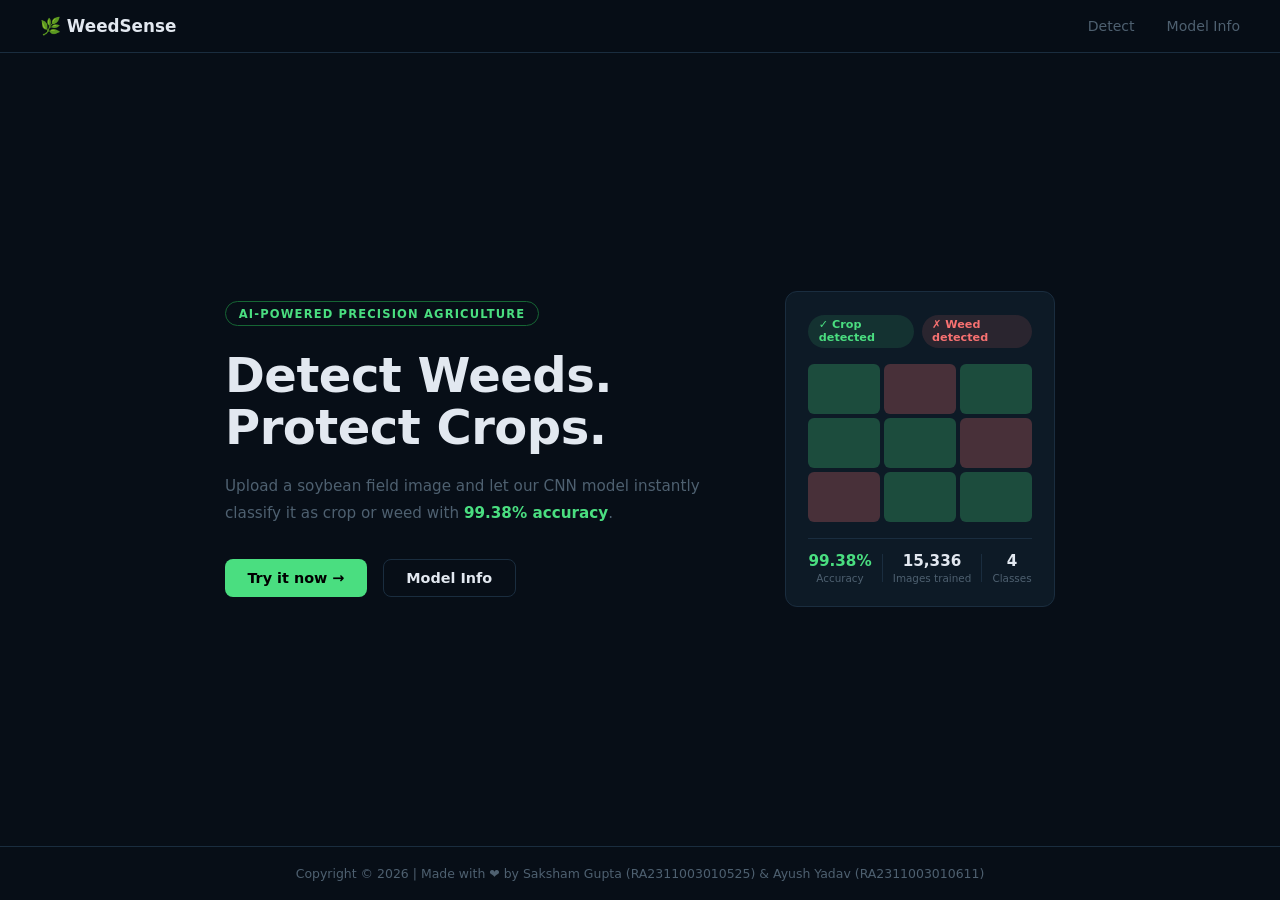
<file: templates/index.html>
<!DOCTYPE html>
<html lang="en">
<head>
  <meta charset="UTF-8"/>
  <meta name="viewport" content="width=device-width, initial-scale=1.0"/>
  <title>WeedSense — AI Weed Detection</title>
  <link rel="icon" href="/static/favicon.ico" type="image/x-icon"/>
  <link rel="stylesheet" href="/static/style.css"/>
</head>
<body class="landing-page">

  <nav>
    <div class="nav-logo">🌿 WeedSense</div>
    <div class="nav-links">
      <a href="/detect">Detect</a>
      <a href="/info">Model Info</a>
    </div>
  </nav>

  <section class="hero">
    <div class="hero-content">
      <span class="hero-tag">AI-Powered Precision Agriculture</span>
      <h1>Detect Weeds.<br/>Protect Crops.</h1>
      <p>Upload a soybean field image and let our CNN model instantly classify it as crop or weed with <strong>99.38% accuracy</strong>.</p>
      <div class="hero-btns">
        <a href="/detect" class="btn btn-primary">Try it now →</a>
        <a href="/info" class="btn btn-outline">Model Info</a>
      </div>
    </div>
    <div class="hero-visual">
      <div class="visual-card">
        <div class="visual-row">
          <div class="chip green">✓ Crop detected</div>
          <div class="chip red">✗ Weed detected</div>
        </div>
        <div class="visual-grid">
          <div class="vg-cell crop"></div>
          <div class="vg-cell weed"></div>
          <div class="vg-cell crop"></div>
          <div class="vg-cell crop"></div>
          <div class="vg-cell crop"></div>
          <div class="vg-cell weed"></div>
          <div class="vg-cell weed"></div>
          <div class="vg-cell crop"></div>
          <div class="vg-cell crop"></div>
        </div>
        <div class="visual-stats">
          <div class="vs-item">
            <span class="vs-num green">99.38%</span>
            <span class="vs-label">Accuracy</span>
          </div>
          <div class="vs-divider"></div>
          <div class="vs-item">
            <span class="vs-num">15,336</span>
            <span class="vs-label">Images trained</span>
          </div>
          <div class="vs-divider"></div>
          <div class="vs-item">
            <span class="vs-num">4</span>
            <span class="vs-label">Classes</span>
          </div>
        </div>
      </div>
    </div>
  </section>

  <footer>
    <p>Copyright &copy; <span id="yr"></span> | Made with ❤️ by Saksham Gupta (RA2311003010525) &amp; Ayush Yadav (RA2311003010611)</p>
  </footer>
  <script>document.getElementById("yr").textContent = new Date().getFullYear();</script>
</body>
</html>
</file>
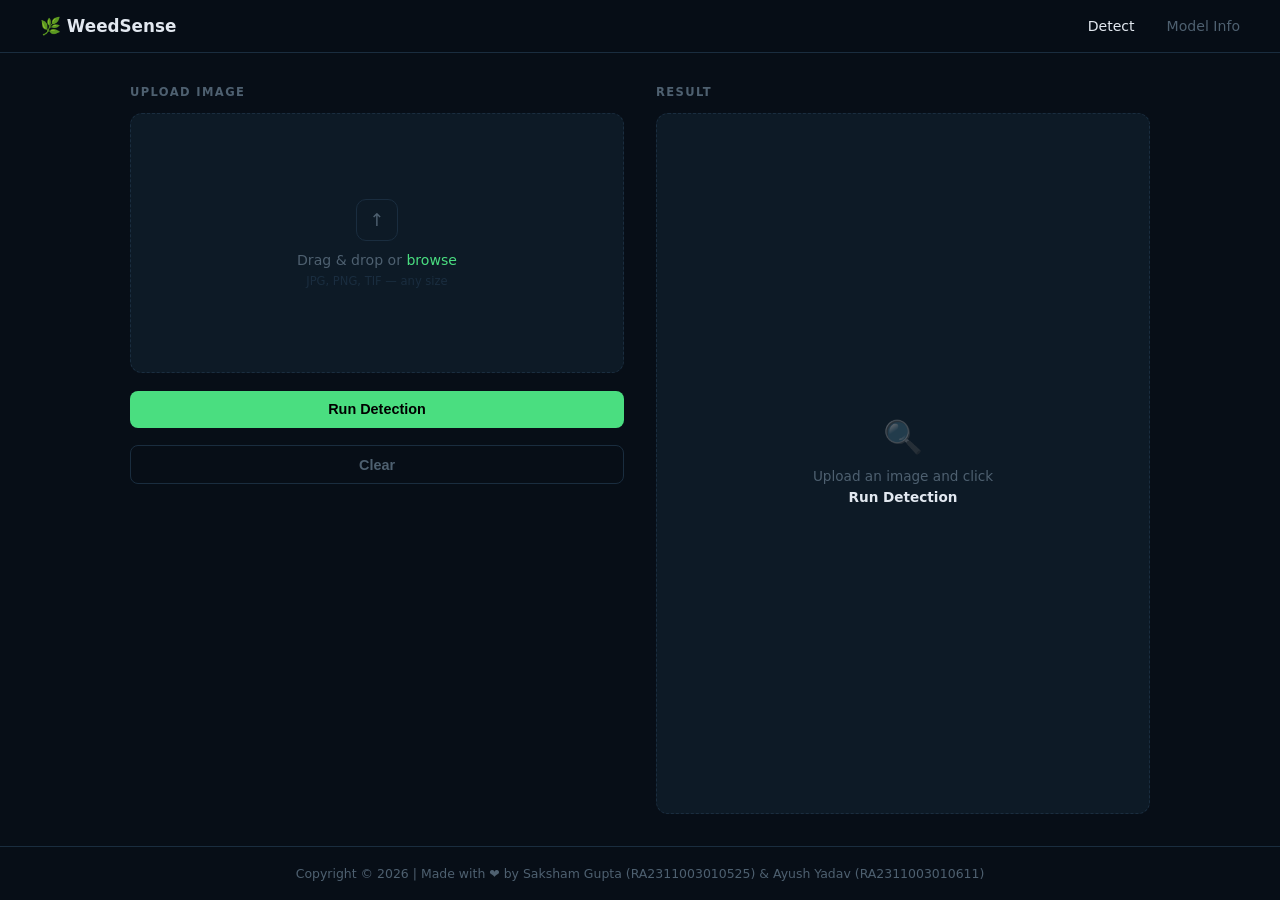
<file: templates/detect.html>
<!DOCTYPE html>
<html lang="en">
<head>
  <meta charset="UTF-8"/>
  <meta name="viewport" content="width=device-width, initial-scale=1.0"/>
  <title>Detect — WeedSense</title>
  <link rel="icon" href="/static/favicon.ico" type="image/x-icon"/>
  <link rel="stylesheet" href="/static/style.css"/>
</head>
<body class="detect-page">

  <nav>
    <div class="nav-logo"><a href="/">🌿 WeedSense</a></div>
    <div class="nav-links">
      <a href="/detect" class="active">Detect</a>
      <a href="/info">Model Info</a>
    </div>
  </nav>

  <main class="detect-main">

    <!-- LEFT: upload -->
    <div class="detect-left">
      <h2>Upload Image</h2>
      <div class="drop-zone" id="dropZone">
        <div class="drop-inner" id="dropInner">
          <div class="drop-icon">↑</div>
          <p>Drag &amp; drop or <span class="link">browse</span></p>
          <span class="drop-hint">JPG, PNG, TIF — any size</span>
        </div>
        <input type="file" id="fileInput" accept="image/*,.tif,.tiff" hidden/>
        <img id="preview" alt="Preview"/>
      </div>
      <button class="btn btn-primary btn-full" id="btnRun">Run Detection</button>
      <button class="btn btn-ghost btn-full" id="btnClear">Clear</button>
    </div>

    <!-- RIGHT: result -->
    <div class="detect-right">
      <h2>Result</h2>

      <div class="result-empty" id="resultEmpty">
        <div class="empty-inner">
          <div class="empty-icon">🔍</div>
          <p>Upload an image and click<br/><strong>Run Detection</strong></p>
        </div>
      </div>

      <!-- Classification result -->
      <div id="classResult" class="class-result-card" style="display:none">
        <div class="result-top">
          <span class="result-badge" id="labelBadge"></span>
          <span class="result-conf" id="confText"></span>
        </div>
        <div class="progress-wrap">
          <div class="progress-fill" id="progressBar"></div>
        </div>
        <p class="result-desc" id="resultDesc"></p>
        <div class="result-meta" id="resultMeta"></div>
      </div>

      <div id="errorBox" class="error-box" style="display:none"></div>
    </div>

  </main>

  <footer>
    <p>Copyright &copy; <span id="yr"></span> | Made with ❤️ by Saksham Gupta (RA2311003010525) &amp; Ayush Yadav (RA2311003010611)</p>
  </footer>

  <script src="/static/script.js"></script>
  <script>document.getElementById("yr").textContent = new Date().getFullYear();</script>
</body>
</html>
</file>
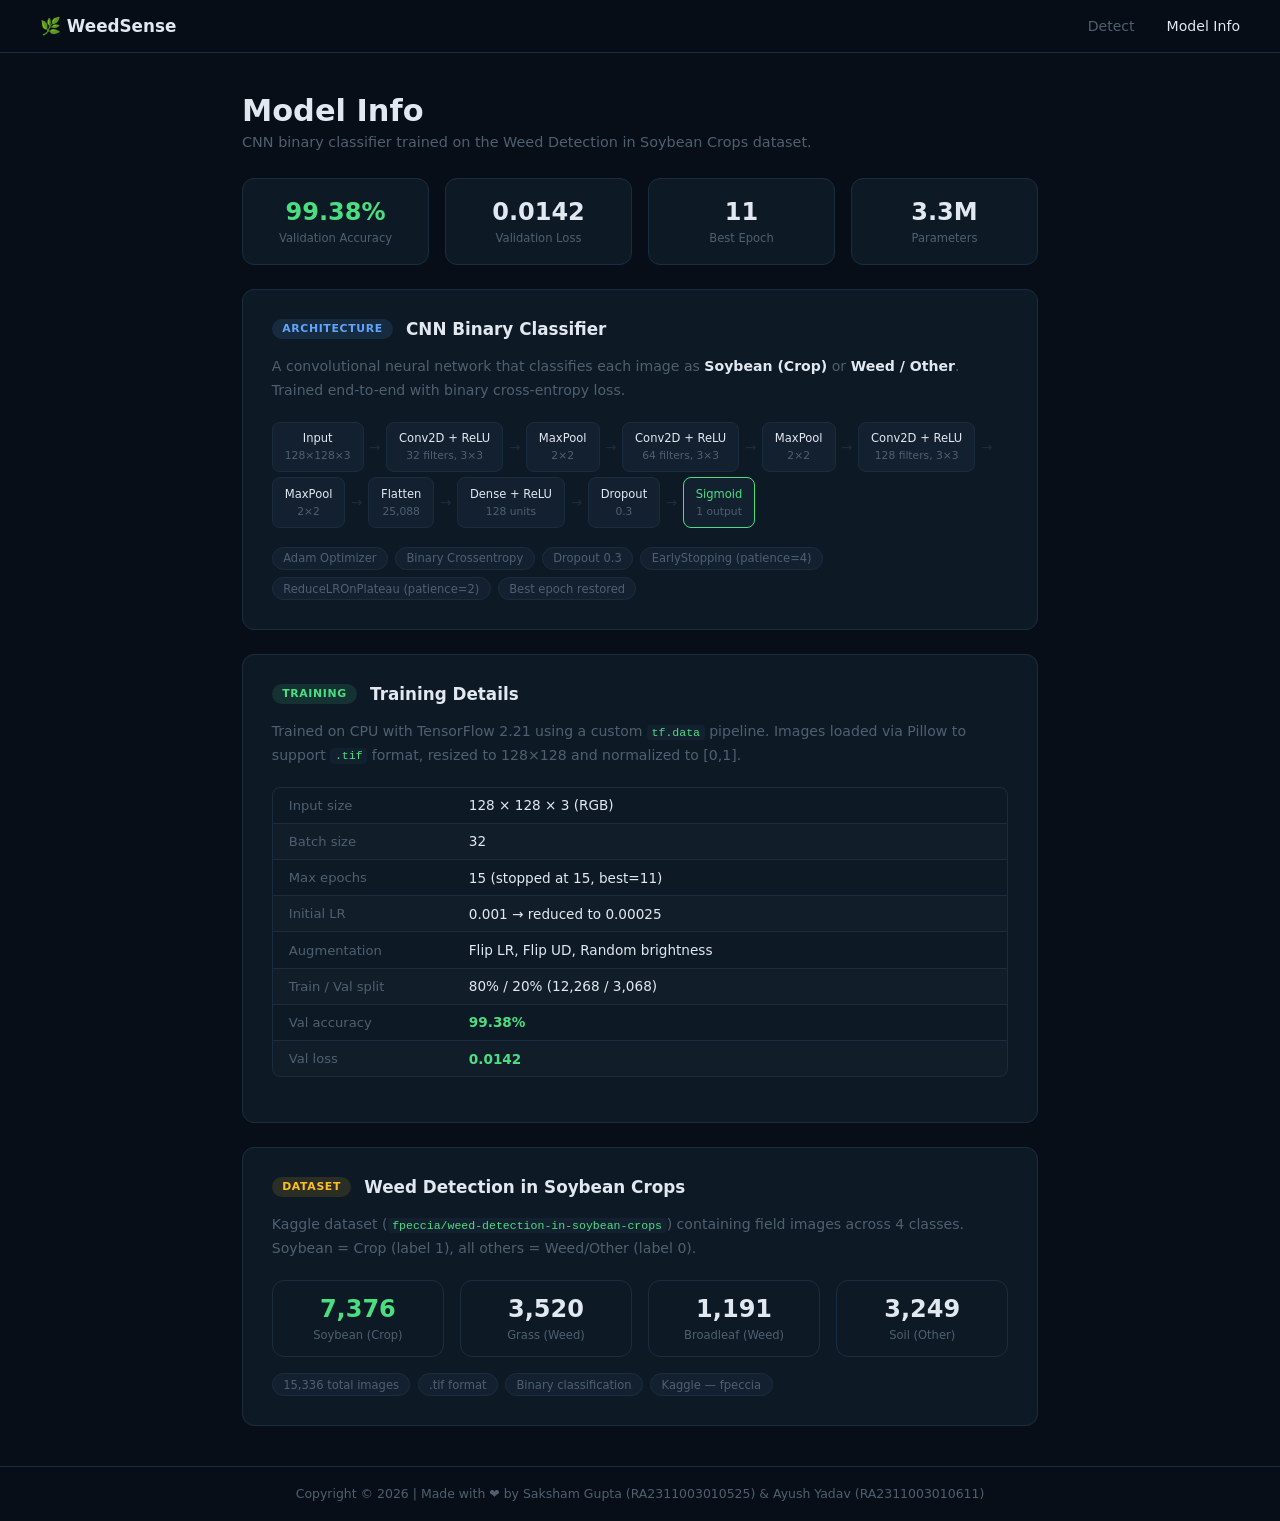
<file: templates/info.html>
<!DOCTYPE html>
<html lang="en">
<head>
  <meta charset="UTF-8"/>
  <meta name="viewport" content="width=device-width, initial-scale=1.0"/>
  <title>Model Info — WeedSense</title>
  <link rel="icon" href="/static/favicon.ico" type="image/x-icon"/>
  <link rel="stylesheet" href="/static/style.css"/>
</head>
<body class="info-page">

  <nav>
    <div class="nav-logo"><a href="/">🌿 WeedSense</a></div>
    <div class="nav-links">
      <a href="/detect">Detect</a>
      <a href="/info" class="active">Model Info</a>
    </div>
  </nav>

  <main class="info-main">

    <div class="info-hero">
      <h1>Model Info</h1>
      <p>CNN binary classifier trained on the Weed Detection in Soybean Crops dataset.</p>
    </div>

    <!-- Live stats -->
    <div class="stats-row">
      <div class="stat-card">
        <div class="stat-num green">99.38%</div>
        <div class="stat-label">Validation Accuracy</div>
      </div>
      <div class="stat-card">
        <div class="stat-num">0.0142</div>
        <div class="stat-label">Validation Loss</div>
      </div>
      <div class="stat-card">
        <div class="stat-num">11</div>
        <div class="stat-label">Best Epoch</div>
      </div>
      <div class="stat-card">
        <div class="stat-num">3.3M</div>
        <div class="stat-label">Parameters</div>
      </div>
    </div>

    <!-- Architecture -->
    <div class="info-card">
      <div class="info-card-header">
        <span class="info-badge blue">Architecture</span>
        <h2>CNN Binary Classifier</h2>
      </div>
      <p>A convolutional neural network that classifies each image as <strong>Soybean (Crop)</strong> or <strong>Weed / Other</strong>. Trained end-to-end with binary cross-entropy loss.</p>

      <div class="arch-flow">
        <div class="arch-block">
          Input<br/><span>128×128×3</span>
        </div>
        <div class="arch-arrow">→</div>
        <div class="arch-block">
          Conv2D + ReLU<br/><span>32 filters, 3×3</span>
        </div>
        <div class="arch-arrow">→</div>
        <div class="arch-block">
          MaxPool<br/><span>2×2</span>
        </div>
        <div class="arch-arrow">→</div>
        <div class="arch-block">
          Conv2D + ReLU<br/><span>64 filters, 3×3</span>
        </div>
        <div class="arch-arrow">→</div>
        <div class="arch-block">
          MaxPool<br/><span>2×2</span>
        </div>
        <div class="arch-arrow">→</div>
        <div class="arch-block">
          Conv2D + ReLU<br/><span>128 filters, 3×3</span>
        </div>
        <div class="arch-arrow">→</div>
        <div class="arch-block">
          MaxPool<br/><span>2×2</span>
        </div>
        <div class="arch-arrow">→</div>
        <div class="arch-block">
          Flatten<br/><span>25,088</span>
        </div>
        <div class="arch-arrow">→</div>
        <div class="arch-block">
          Dense + ReLU<br/><span>128 units</span>
        </div>
        <div class="arch-arrow">→</div>
        <div class="arch-block">
          Dropout<br/><span>0.3</span>
        </div>
        <div class="arch-arrow">→</div>
        <div class="arch-block output">
          Sigmoid<br/><span>1 output</span>
        </div>
      </div>

      <div class="info-tags">
        <span class="tag">Adam Optimizer</span>
        <span class="tag">Binary Crossentropy</span>
        <span class="tag">Dropout 0.3</span>
        <span class="tag">EarlyStopping (patience=4)</span>
        <span class="tag">ReduceLROnPlateau (patience=2)</span>
        <span class="tag">Best epoch restored</span>
      </div>
    </div>

    <!-- Training -->
    <div class="info-card">
      <div class="info-card-header">
        <span class="info-badge green">Training</span>
        <h2>Training Details</h2>
      </div>
      <p>Trained on CPU with TensorFlow 2.21 using a custom <code>tf.data</code> pipeline. Images loaded via Pillow to support <code>.tif</code> format, resized to 128×128 and normalized to [0,1].</p>

      <div class="training-grid">
        <div class="tg-row">
          <span class="tg-key">Input size</span>
          <span class="tg-val">128 × 128 × 3 (RGB)</span>
        </div>
        <div class="tg-row">
          <span class="tg-key">Batch size</span>
          <span class="tg-val">32</span>
        </div>
        <div class="tg-row">
          <span class="tg-key">Max epochs</span>
          <span class="tg-val">15 (stopped at 15, best=11)</span>
        </div>
        <div class="tg-row">
          <span class="tg-key">Initial LR</span>
          <span class="tg-val">0.001 → reduced to 0.00025</span>
        </div>
        <div class="tg-row">
          <span class="tg-key">Augmentation</span>
          <span class="tg-val">Flip LR, Flip UD, Random brightness</span>
        </div>
        <div class="tg-row">
          <span class="tg-key">Train / Val split</span>
          <span class="tg-val">80% / 20% (12,268 / 3,068)</span>
        </div>
        <div class="tg-row">
          <span class="tg-key">Val accuracy</span>
          <span class="tg-val highlight">99.38%</span>
        </div>
        <div class="tg-row">
          <span class="tg-key">Val loss</span>
          <span class="tg-val highlight">0.0142</span>
        </div>
      </div>
    </div>

    <!-- Dataset -->
    <div class="info-card">
      <div class="info-card-header">
        <span class="info-badge yellow">Dataset</span>
        <h2>Weed Detection in Soybean Crops</h2>
      </div>
      <p>Kaggle dataset (<code>fpeccia/weed-detection-in-soybean-crops</code>) containing field images across 4 classes. Soybean = Crop (label 1), all others = Weed/Other (label 0).</p>

      <div class="stats-row mini">
        <div class="stat-card">
          <div class="stat-num green">7,376</div>
          <div class="stat-label">Soybean (Crop)</div>
        </div>
        <div class="stat-card">
          <div class="stat-num">3,520</div>
          <div class="stat-label">Grass (Weed)</div>
        </div>
        <div class="stat-card">
          <div class="stat-num">1,191</div>
          <div class="stat-label">Broadleaf (Weed)</div>
        </div>
        <div class="stat-card">
          <div class="stat-num">3,249</div>
          <div class="stat-label">Soil (Other)</div>
        </div>
      </div>

      <div class="info-tags" style="margin-top:1rem">
        <span class="tag">15,336 total images</span>
        <span class="tag">.tif format</span>
        <span class="tag">Binary classification</span>
        <span class="tag">Kaggle — fpeccia</span>
      </div>
    </div>

  </main>

  <footer>
    <p>Copyright &copy; <span id="yr"></span> | Made with ❤️ by Saksham Gupta (RA2311003010525) &amp; Ayush Yadav (RA2311003010611)</p>
  </footer>
  <script>document.getElementById("yr").textContent = new Date().getFullYear();</script>
</body>
</html>
</file>
<file: static/style.css>
/* ── Reset & tokens ───────────────────────────────────────────────────────── */
*, *::before, *::after { box-sizing: border-box; margin: 0; padding: 0; }

:root {
  --bg:        #070e17;
  --surface:   #0d1a26;
  --surface2:  #132030;
  --border:    #1a2d3f;
  --green:     #4ade80;
  --green-dim: #166534;
  --red:       #f87171;
  --red-dim:   #991b1b;
  --blue:      #60a5fa;
  --yellow:    #fbbf24;
  --text:      #e2e8f0;
  --muted:     #4e6070;
  --radius:    12px;
}

body {
  font-family: 'Segoe UI', system-ui, sans-serif;
  background: var(--bg);
  color: var(--text);
  min-height: 100vh;
  display: flex;
  flex-direction: column;
}

a { color: inherit; text-decoration: none; }
strong { color: var(--text); }
code {
  font-family: 'Consolas', monospace;
  font-size: .82em;
  background: var(--surface2);
  padding: .1em .4em;
  border-radius: 4px;
  color: var(--green);
}

/* ── Nav ──────────────────────────────────────────────────────────────────── */
nav {
  display: flex;
  align-items: center;
  justify-content: space-between;
  padding: 1rem 2.5rem;
  border-bottom: 1px solid var(--border);
  position: sticky;
  top: 0;
  background: rgba(7,14,23,.9);
  backdrop-filter: blur(14px);
  z-index: 50;
}

.nav-logo { font-size: 1.05rem; font-weight: 700; }
.nav-logo a { color: var(--text); }

.nav-links { display: flex; gap: 2rem; }
.nav-links a { font-size: .88rem; color: var(--muted); transition: color .15s; }
.nav-links a:hover, .nav-links a.active { color: var(--text); }

/* ── Footer ───────────────────────────────────────────────────────────────── */
footer {
  text-align: center;
  padding: 1.2rem;
  border-top: 1px solid var(--border);
  color: var(--muted);
  font-size: .78rem;
  margin-top: auto;
}

/* ── Buttons ──────────────────────────────────────────────────────────────── */
.btn {
  display: inline-flex;
  align-items: center;
  justify-content: center;
  padding: .65rem 1.4rem;
  border-radius: 8px;
  font-size: .9rem;
  font-weight: 600;
  cursor: pointer;
  border: none;
  transition: opacity .15s, transform .1s;
  text-decoration: none;
}
.btn:hover   { opacity: .88; }
.btn:active  { transform: scale(.97); }
.btn:disabled { opacity: .35; cursor: not-allowed; }

.btn-primary  { background: var(--green); color: #000; }
.btn-outline  { background: transparent; color: var(--text); border: 1px solid var(--border); }
.btn-ghost    { background: transparent; color: var(--muted); border: 1px solid var(--border); }
.btn-full     { width: 100%; margin-top: .6rem; }

/* ═══════════════════════════════════════════════════════════════════════════
   LANDING PAGE
═══════════════════════════════════════════════════════════════════════════ */
.hero {
  flex: 1;
  display: flex;
  align-items: center;
  justify-content: center;
  gap: 5rem;
  padding: 5rem 2.5rem;
  max-width: 1100px;
  margin: 0 auto;
  width: 100%;
}

.hero-content { flex: 1; max-width: 480px; }

.hero-tag {
  display: inline-block;
  font-size: .72rem;
  font-weight: 600;
  letter-spacing: .1em;
  text-transform: uppercase;
  color: var(--green);
  border: 1px solid var(--green-dim);
  padding: .28rem .8rem;
  border-radius: 999px;
  margin-bottom: 1.4rem;
}

.hero-content h1 {
  font-size: 3rem;
  font-weight: 800;
  line-height: 1.1;
  letter-spacing: -.5px;
  margin-bottom: 1.2rem;
}

.hero-content p {
  color: var(--muted);
  line-height: 1.75;
  margin-bottom: 2rem;
  font-size: .95rem;
}
.hero-content p strong { color: var(--green); }

.hero-btns { display: flex; gap: 1rem; flex-wrap: wrap; }

/* Visual card */
.hero-visual { flex: 0 0 auto; }

.visual-card {
  background: var(--surface);
  border: 1px solid var(--border);
  border-radius: var(--radius);
  padding: 1.4rem;
  width: 270px;
}

.visual-row { display: flex; gap: .5rem; margin-bottom: 1rem; }

.chip {
  font-size: .7rem;
  font-weight: 600;
  padding: .22rem .65rem;
  border-radius: 999px;
}
.chip.green { background: rgba(74,222,128,.12); color: var(--green); }
.chip.red   { background: rgba(248,113,113,.12); color: var(--red); }

.visual-grid {
  display: grid;
  grid-template-columns: repeat(3, 1fr);
  gap: 4px;
  margin-bottom: 1rem;
}

.vg-cell { height: 50px; border-radius: 6px; }
.vg-cell.crop { background: rgba(74,222,128,.25); }
.vg-cell.weed { background: rgba(248,113,113,.25); }

.visual-stats {
  display: flex;
  align-items: center;
  justify-content: space-between;
  padding-top: .8rem;
  border-top: 1px solid var(--border);
}

.vs-item { display: flex; flex-direction: column; align-items: center; gap: .15rem; }
.vs-num  { font-size: .95rem; font-weight: 800; color: var(--text); }
.vs-num.green { color: var(--green); }
.vs-label { font-size: .65rem; color: var(--muted); }
.vs-divider { width: 1px; height: 28px; background: var(--border); }

/* ═══════════════════════════════════════════════════════════════════════════
   DETECT PAGE
═══════════════════════════════════════════════════════════════════════════ */
.detect-main {
  display: flex;
  gap: 2rem;
  padding: 2rem 2.5rem;
  max-width: 1100px;
  margin: 0 auto;
  width: 100%;
  flex: 1;
}

.detect-left, .detect-right {
  flex: 1;
  display: flex;
  flex-direction: column;
  gap: .5rem;
}

.detect-left h2, .detect-right h2 {
  font-size: .72rem;
  font-weight: 700;
  text-transform: uppercase;
  letter-spacing: .12em;
  color: var(--muted);
  margin-bottom: .4rem;
}

/* Drop zone */
.drop-zone {
  border: 1.5px dashed var(--border);
  border-radius: var(--radius);
  min-height: 260px;
  display: flex;
  align-items: center;
  justify-content: center;
  cursor: pointer;
  transition: border-color .2s, background .2s;
  position: relative;
  overflow: hidden;
  background: var(--surface);
}
.drop-zone:hover, .drop-zone.drag-over {
  border-color: var(--green);
  background: rgba(74,222,128,.03);
}

.drop-inner {
  display: flex;
  flex-direction: column;
  align-items: center;
  gap: .4rem;
  pointer-events: none;
}

.drop-icon {
  width: 42px; height: 42px;
  border: 1.5px solid var(--border);
  border-radius: 10px;
  display: flex;
  align-items: center;
  justify-content: center;
  font-size: 1.1rem;
  color: var(--muted);
  margin-bottom: .3rem;
}

.drop-inner p    { font-size: .88rem; color: var(--muted); }
.drop-inner .link { color: var(--green); cursor: pointer; }
.drop-hint       { font-size: .72rem; color: var(--border); }

#preview {
  display: none;
  width: 100%;
  max-height: 320px;
  object-fit: contain;
}

/* Result area */
.result-empty {
  flex: 1;
  display: flex;
  align-items: center;
  justify-content: center;
  background: var(--surface);
  border: 1.5px dashed var(--border);
  border-radius: var(--radius);
  min-height: 260px;
  color: var(--muted);
  font-size: .85rem;
  text-align: center;
  padding: 2rem;
}

.empty-inner { display: flex; flex-direction: column; align-items: center; gap: .6rem; }
.empty-icon  { font-size: 2rem; opacity: .3; }
.result-empty p { line-height: 1.6; }
.result-empty strong { color: var(--text); }

/* Classification result card */
.class-result-card {
  background: var(--surface);
  border: 1px solid var(--border);
  border-radius: var(--radius);
  padding: 1.5rem;
}

.result-top {
  display: flex;
  align-items: center;
  gap: 1rem;
  margin-bottom: 1rem;
}

.result-badge {
  padding: .4rem 1.1rem;
  border-radius: 999px;
  font-weight: 700;
  font-size: .95rem;
}
.result-badge.crop { background: rgba(74,222,128,.12); color: var(--green); border: 1px solid var(--green-dim); }
.result-badge.weed { background: rgba(248,113,113,.12); color: var(--red);  border: 1px solid var(--red-dim); }
.result-badge.analyzing { background: rgba(96,165,250,.12); color: var(--blue); border: 1px solid rgba(96,165,250,.3); }

.result-conf { color: var(--muted); font-size: .85rem; }

.progress-wrap {
  background: var(--border);
  border-radius: 999px;
  height: 5px;
  overflow: hidden;
  margin-bottom: 1rem;
}
.progress-fill {
  height: 100%;
  border-radius: 999px;
  transition: width .6s ease;
}
.progress-fill.crop { background: var(--green); }
.progress-fill.weed { background: var(--red); }
.progress-fill.analyzing { background: var(--blue); transition: width .2s linear; }

.result-desc {
  font-size: .85rem;
  color: var(--muted);
  line-height: 1.65;
  margin-bottom: 1rem;
}

.result-meta {
  display: flex;
  flex-wrap: wrap;
  gap: .5rem;
  padding-top: .8rem;
  border-top: 1px solid var(--border);
}

.meta-item {
  font-size: .75rem;
  color: var(--muted);
  background: var(--surface2);
  padding: .25rem .7rem;
  border-radius: 6px;
  border: 1px solid var(--border);
}
.meta-item strong { color: var(--text); }

.error-box {
  background: rgba(248,113,113,.07);
  border: 1px solid var(--red-dim);
  color: var(--red);
  border-radius: 8px;
  padding: .9rem 1rem;
  font-size: .85rem;
}

/* ═══════════════════════════════════════════════════════════════════════════
   INFO PAGE
═══════════════════════════════════════════════════════════════════════════ */
.info-main {
  max-width: 860px;
  margin: 0 auto;
  padding: 2.5rem 2rem;
  width: 100%;
  display: flex;
  flex-direction: column;
  gap: 1.5rem;
}

.info-hero { margin-bottom: .2rem; }
.info-hero h1 { font-size: 1.9rem; font-weight: 800; margin-bottom: .4rem; }
.info-hero p  { color: var(--muted); font-size: .9rem; }

/* Stats */
.stats-row {
  display: flex;
  gap: 1rem;
  flex-wrap: wrap;
}
.stats-row.mini .stat-card { padding: .9rem; }

.stat-card {
  flex: 1;
  min-width: 100px;
  background: var(--surface);
  border: 1px solid var(--border);
  border-radius: var(--radius);
  padding: 1.2rem;
  text-align: center;
}
.stat-num        { font-size: 1.5rem; font-weight: 800; color: var(--text); }
.stat-num.green  { color: var(--green); }
.stat-label      { font-size: .72rem; color: var(--muted); margin-top: .3rem; }

/* Info card */
.info-card {
  background: var(--surface);
  border: 1px solid var(--border);
  border-radius: var(--radius);
  padding: 1.8rem;
}

.info-card-header {
  display: flex;
  align-items: center;
  gap: .8rem;
  margin-bottom: 1rem;
}
.info-card-header h2 { font-size: 1.05rem; font-weight: 700; }

.info-badge {
  font-size: .68rem;
  font-weight: 700;
  padding: .22rem .65rem;
  border-radius: 999px;
  text-transform: uppercase;
  letter-spacing: .06em;
}
.info-badge.blue   { background: rgba(96,165,250,.12);  color: var(--blue); }
.info-badge.green  { background: rgba(74,222,128,.12);  color: var(--green); }
.info-badge.yellow { background: rgba(251,191,36,.12);  color: var(--yellow); }

.info-card > p { color: var(--muted); font-size: .88rem; line-height: 1.7; margin-bottom: 1.2rem; }

/* Arch flow */
.arch-flow {
  display: flex;
  align-items: center;
  flex-wrap: wrap;
  gap: .35rem;
  margin-bottom: 1.2rem;
}

.arch-block {
  background: var(--surface2);
  border: 1px solid var(--border);
  border-radius: 8px;
  padding: .45rem .75rem;
  font-size: .72rem;
  text-align: center;
  line-height: 1.45;
}
.arch-block span   { display: block; color: var(--muted); font-size: .67rem; margin-top: .1rem; }
.arch-block.output { border-color: var(--green); color: var(--green); }
.arch-arrow        { color: var(--border); font-size: .85rem; }

/* Training grid */
.training-grid {
  display: flex;
  flex-direction: column;
  gap: 0;
  border: 1px solid var(--border);
  border-radius: 8px;
  overflow: hidden;
  margin-bottom: 1rem;
}

.tg-row {
  display: flex;
  align-items: center;
  padding: .6rem 1rem;
  border-bottom: 1px solid var(--border);
  font-size: .85rem;
}
.tg-row:last-child { border-bottom: none; }
.tg-row:nth-child(even) { background: rgba(255,255,255,.015); }

.tg-key { flex: 0 0 180px; color: var(--muted); font-size: .82rem; }
.tg-val { color: var(--text); }
.tg-val.highlight { color: var(--green); font-weight: 700; }

/* Tags */
.info-tags { display: flex; flex-wrap: wrap; gap: .45rem; }
.tag {
  font-size: .72rem;
  padding: .22rem .65rem;
  border-radius: 999px;
  background: var(--surface2);
  border: 1px solid var(--border);
  color: var(--muted);
}

/* Dots */
.dot {
  width: 9px; height: 9px;
  border-radius: 50%;
  display: inline-block;
  margin-right: 3px;
}
.dot.green { background: var(--green); }
.dot.red   { background: var(--red); }
.dot.blue  { background: var(--blue); }

/* ── Loader ───────────────────────────────────────────────────────────────── */
.loader-overlay {
  position: fixed;
  inset: 0;
  background: rgba(7,14,23,.82);
  display: flex;
  flex-direction: column;
  align-items: center;
  justify-content: center;
  gap: 1rem;
  z-index: 100;
}
.spinner {
  width: 38px; height: 38px;
  border: 3px solid var(--border);
  border-top-color: var(--green);
  border-radius: 50%;
  animation: spin .7s linear infinite;
}
@keyframes spin { to { transform: rotate(360deg); } }

/* ═══════════════════════════════════════════════════════════════════════════
   RESPONSIVE
═══════════════════════════════════════════════════════════════════════════ */
@media (max-width: 1024px) {
  .hero { gap: 3rem; padding: 4rem 2rem; }
  .hero-content h1 { font-size: 2.6rem; }
}

@media (max-width: 768px) {
  nav { padding: .9rem 1.2rem; }
  .nav-links { gap: 1.2rem; }

  .hero {
    flex-direction: column;
    gap: 2.5rem;
    padding: 3rem 1.2rem;
    text-align: center;
  }
  .hero-content { max-width: 100%; }
  .hero-content h1 { font-size: 2.2rem; }
  .hero-btns { justify-content: center; }
  .hero-visual { width: 100%; display: flex; justify-content: center; }
  .visual-card { width: 100%; max-width: 300px; }

  .detect-main { flex-direction: column; padding: 1.2rem; gap: 1.2rem; }

  .stats-row { gap: .6rem; }
  .stat-card { min-width: 80px; padding: .9rem .5rem; }
  .stat-num  { font-size: 1.2rem; }

  .arch-flow { gap: .2rem; }
  .arch-block { padding: .35rem .5rem; font-size: .68rem; }

  .tg-key { flex: 0 0 130px; }

  .info-card { padding: 1.2rem; }
  .info-main { gap: 1.2rem; padding: 1.5rem 1rem; }
}

@media (max-width: 480px) {
  nav { padding: .8rem 1rem; }
  .nav-logo { font-size: .95rem; }
  .nav-links { gap: .8rem; }
  .nav-links a { font-size: .8rem; }

  .hero { padding: 2.5rem 1rem; }
  .hero-tag { font-size: .65rem; }
  .hero-content h1 { font-size: 1.85rem; }
  .hero-content p  { font-size: .88rem; }
  .hero-btns { flex-direction: column; gap: .6rem; }
  .btn { width: 100%; }

  .detect-main { padding: .9rem; }
  .drop-zone   { min-height: 200px; }

  .stats-row { flex-wrap: wrap; }
  .stat-card { flex: 1 1 calc(50% - .5rem); }

  .arch-flow { flex-direction: column; align-items: flex-start; }
  .arch-arrow { transform: rotate(90deg); }

  .tg-row { flex-direction: column; align-items: flex-start; gap: .2rem; padding: .7rem 1rem; }
  .tg-key { flex: none; }

  footer { font-size: .7rem; padding: 1rem; }
}

@media (max-width: 360px) {
  .hero-content h1 { font-size: 1.6rem; }
  .stat-card { flex: 1 1 100%; }
}
</file>
